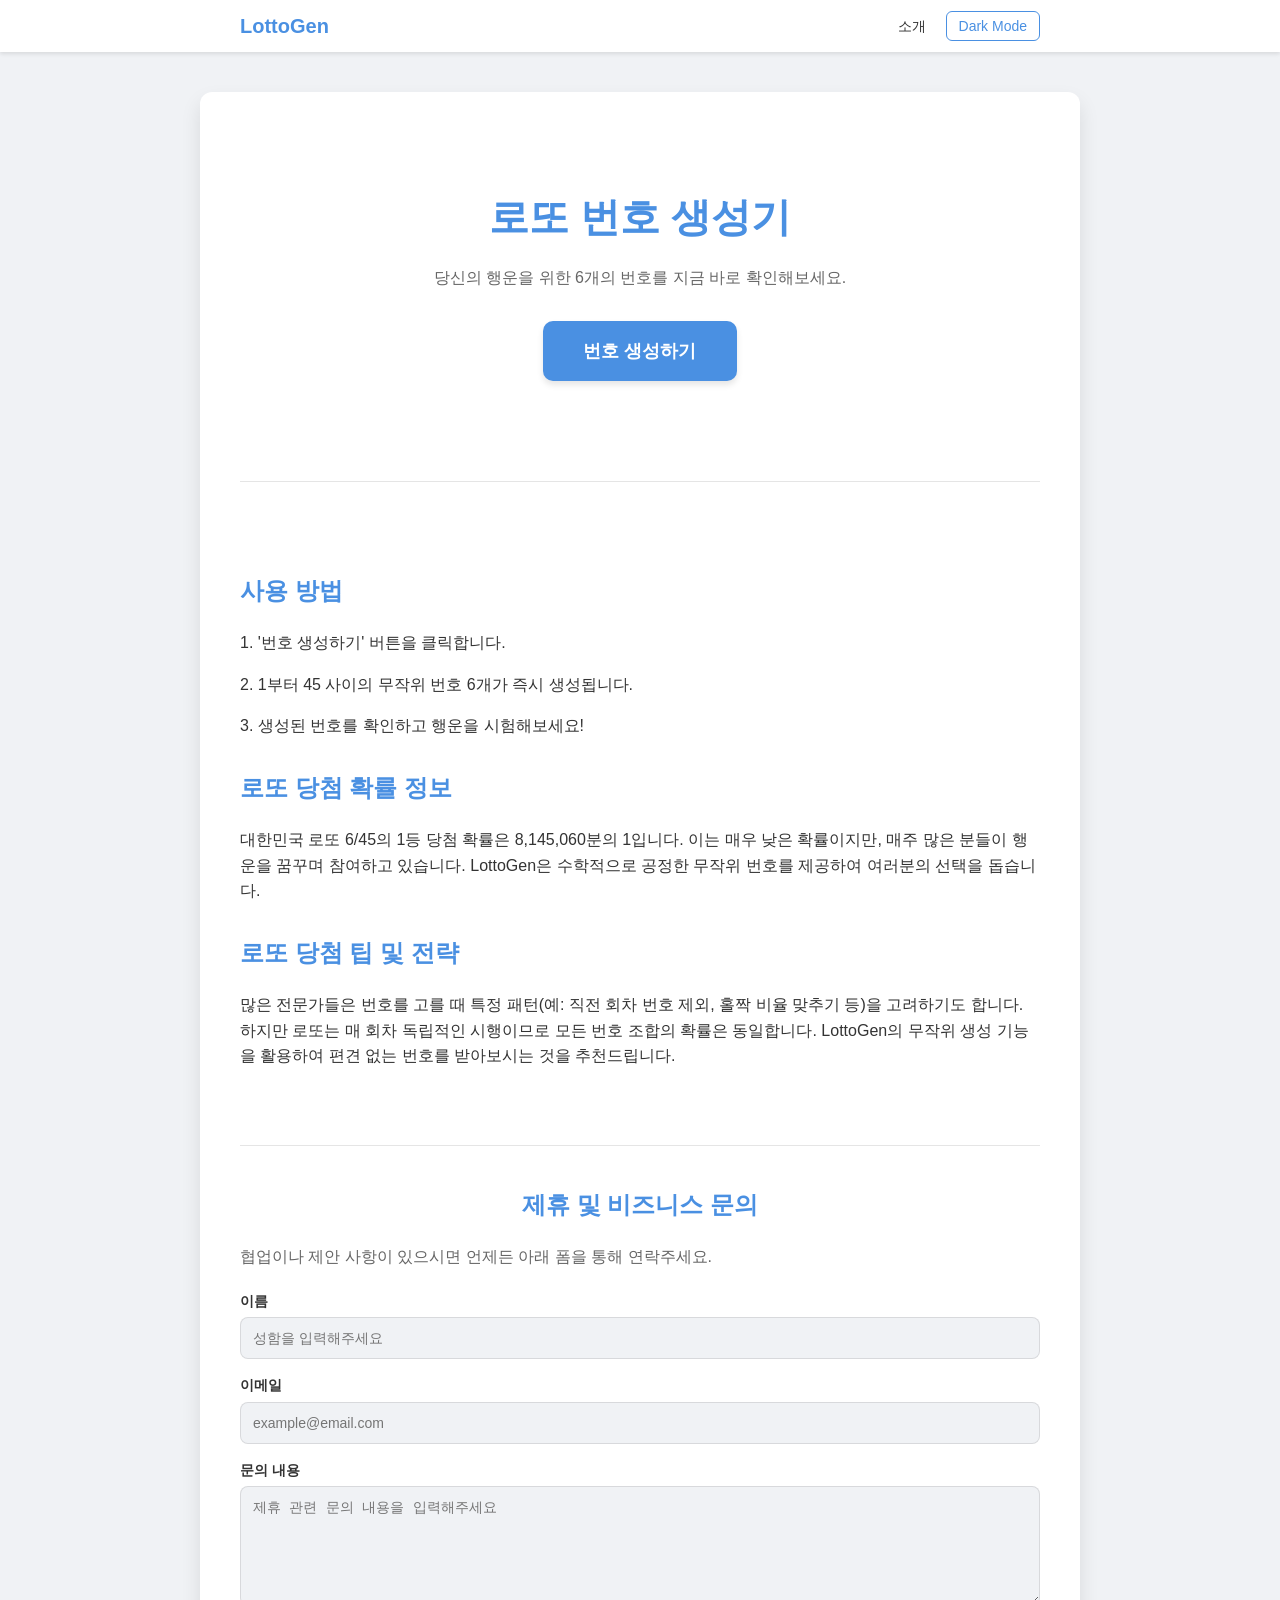
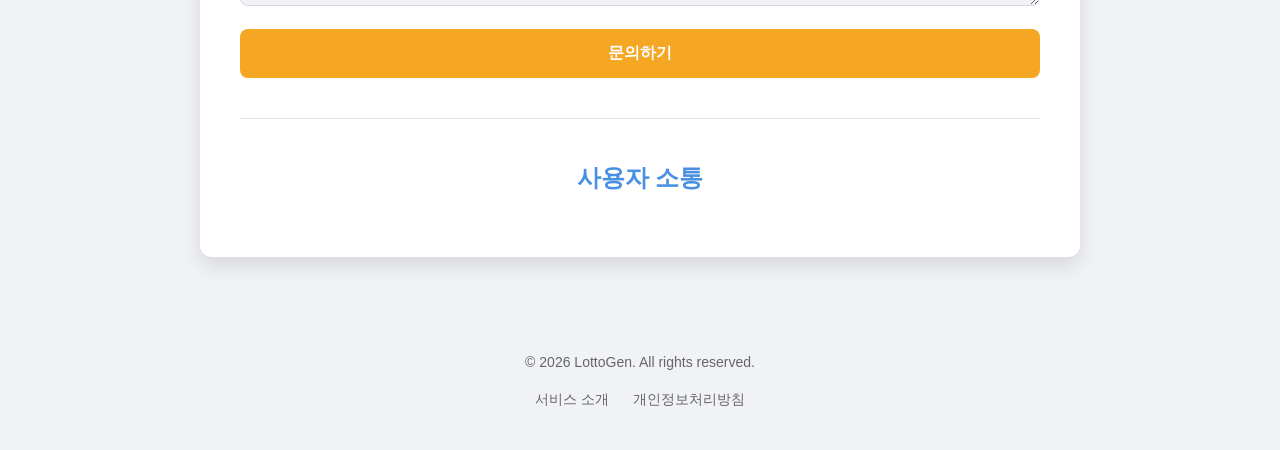
<file: index.html>
<!DOCTYPE html>
<html lang="ko">
<head>
    <!-- Google tag (gtag.js) -->
    <script async src="https://www.googletagmanager.com/gtag/js?id=G-7XRDJDGL06"></script>
    <script>
      window.dataLayer = window.dataLayer || [];
      function gtag(){dataLayer.push(arguments);}
      gtag('js', new Date());

      gtag('config', 'G-7XRDJDGL06');
    </script>
    <script type="text/javascript">
        (function(c,l,a,r,i,t,y){
            c[a]=c[a]||function(){(c[a].q=c[a].q||[]).push(arguments)};
            t=l.createElement(r);t.async=1;t.src="https://www.clarity.ms/tag/"+i;
            y=l.getElementsByTagName(r)[0];y.parentNode.insertBefore(t,y);
        })(window, document, "clarity", "script", "vy2ndiwbas");
    </script>
    <meta charset="UTF-8">
    <meta name="viewport" content="width=device-width, initial-scale=1.0">
    <title>로또 번호 생성기 - 빠르고 간편한 행운의 번호 추출</title>
    <meta name="description" content="무료 로또 번호 생성기입니다. 클릭 한 번으로 행운의 번호 6개를 생성하고 다크 모드로 편안하게 확인하세요. 제휴 문의 및 댓글 소통도 가능합니다.">
    <meta name="keywords" content="로또, 로또번호생성기, 행운의번호, 로또추첨, 무료로또">
    <meta name="google-adsense-account" content="ca-pub-3653768686885324">
    <script async src="https://pagead2.googlesyndication.com/pagead/js/adsbygoogle.js?client=ca-pub-3653768686885324"
     crossorigin="anonymous"></script>
    <link rel="stylesheet" href="style.css">
</head>
<body>
    <header class="main-header">
        <nav class="nav-container">
            <div class="logo"><a href="index.html" style="text-decoration: none; color: inherit;">LottoGen</a></div>
            <div class="nav-links">
                <a href="about.html" style="margin-right: 15px; text-decoration: none; color: var(--text-color); font-size: 14px;">소개</a>
                <button id="theme-toggle">Dark Mode</button>
            </div>
        </nav>
    </header>

    <main class="container">
        <section class="generator-section">
            <h1>로또 번호 생성기</h1>
            <p class="subtitle">당신의 행운을 위한 6개의 번호를 지금 바로 확인해보세요.</p>
            <button id="generate-btn">번호 생성하기</button>
            <div id="numbers-container"></div>
        </section>

        <hr class="divider">

        <section class="info-section">
            <h2>사용 방법</h2>
            <p>1. '번호 생성하기' 버튼을 클릭합니다.</p>
            <p>2. 1부터 45 사이의 무작위 번호 6개가 즉시 생성됩니다.</p>
            <p>3. 생성된 번호를 확인하고 행운을 시험해보세요!</p>
            
            <h2>로또 당첨 확률 정보</h2>
            <p>대한민국 로또 6/45의 1등 당첨 확률은 8,145,060분의 1입니다. 이는 매우 낮은 확률이지만, 매주 많은 분들이 행운을 꿈꾸며 참여하고 있습니다. LottoGen은 수학적으로 공정한 무작위 번호를 제공하여 여러분의 선택을 돕습니다.</p>
            
            <h2>로또 당첨 팁 및 전략</h2>
            <p>많은 전문가들은 번호를 고를 때 특정 패턴(예: 직전 회차 번호 제외, 홀짝 비율 맞추기 등)을 고려하기도 합니다. 하지만 로또는 매 회차 독립적인 시행이므로 모든 번호 조합의 확률은 동일합니다. LottoGen의 무작위 생성 기능을 활용하여 편견 없는 번호를 받아보시는 것을 추천드립니다.</p>
        </section>

        <hr class="divider">

        <section class="contact-section">
            <h2>제휴 및 비즈니스 문의</h2>
            <p class="section-desc">협업이나 제안 사항이 있으시면 언제든 아래 폼을 통해 연락주세요.</p>
            <form action="https://formspree.io/f/mdawldyn" method="POST" id="contact-form">
                <div class="form-group">
                    <label for="name">이름</label>
                    <input type="text" id="name" name="name" required placeholder="성함을 입력해주세요">
                </div>
                <div class="form-group">
                    <label for="email">이메일</label>
                    <input type="email" id="email" name="email" required placeholder="example@email.com">
                </div>
                <div class="form-group">
                    <label for="message">문의 내용</label>
                    <textarea id="message" name="message" required placeholder="제휴 관련 문의 내용을 입력해주세요"></textarea>
                </div>
                <button type="submit" id="submit-btn">문의하기</button>
            </form>
        </section>

        <hr class="divider">

        <section class="comments-section">
            <h2>사용자 소통</h2>
            <div id="disqus_thread"></div>
            <script>
                (function() {
                var d = document, s = d.createElement('script');
                s.src = 'https://bosal2.disqus.com/embed.js';
                s.setAttribute('data-timestamp', +new Date());
                (d.head || d.body).appendChild(s);
                })();
            </script>
            <noscript>Please enable JavaScript to view the <a href="https://disqus.com/?ref_noscript">comments powered by Disqus.</a></noscript>
        </section>
    </main>

    <footer class="main-footer">
        <div class="footer-content">
            <p>&copy; 2026 LottoGen. All rights reserved.</p>
            <nav class="footer-nav">
                <a href="about.html">서비스 소개</a>
                <a href="privacy.html">개인정보처리방침</a>
            </nav>
        </div>
    </footer>

    <script src="main.js"></script>
</body>
</html>
</file>
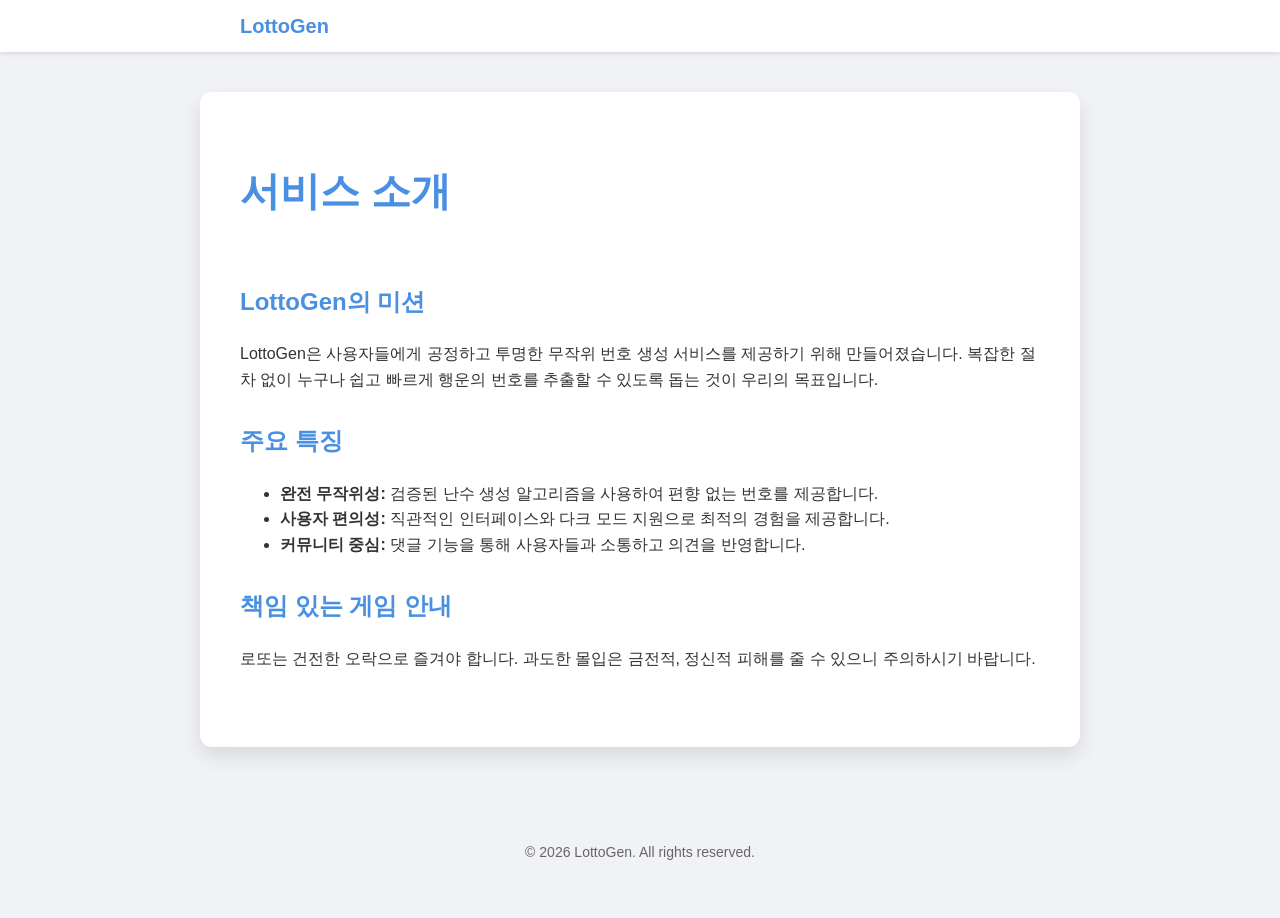
<file: about.html>
<!DOCTYPE html>
<html lang="ko">
<head>
    <!-- Google tag (gtag.js) -->
    <script async src="https://www.googletagmanager.com/gtag/js?id=G-7XRDJDGL06"></script>
    <script>
      window.dataLayer = window.dataLayer || [];
      function gtag(){dataLayer.push(arguments);}
      gtag('js', new Date());

      gtag('config', 'G-7XRDJDGL06');
    </script>
    <script type="text/javascript">
        (function(c,l,a,r,i,t,y){
            c[a]=c[a]||function(){(c[a].q=c[a].q||[]).push(arguments)};
            t=l.createElement(r);t.async=1;t.src="https://www.clarity.ms/tag/"+i;
            y=l.getElementsByTagName(r)[0];y.parentNode.insertBefore(t,y);
        })(window, document, "clarity", "script", "vy2ndiwbas");
    </script>
    <meta charset="UTF-8">
    <meta name="viewport" content="width=device-width, initial-scale=1.0">
    <title>서비스 소개 - LottoGen</title>
    <link rel="stylesheet" href="style.css">
</head>
<body>
    <header class="main-header">
        <nav class="nav-container">
            <div class="logo"><a href="index.html" style="text-decoration: none; color: inherit;">LottoGen</a></div>
        </nav>
    </header>

    <main class="container">
        <h1>서비스 소개</h1>
        <section class="info-section">
            <h2>LottoGen의 미션</h2>
            <p>LottoGen은 사용자들에게 공정하고 투명한 무작위 번호 생성 서비스를 제공하기 위해 만들어졌습니다. 복잡한 절차 없이 누구나 쉽고 빠르게 행운의 번호를 추출할 수 있도록 돕는 것이 우리의 목표입니다.</p>

            <h2>주요 특징</h2>
            <ul>
                <li><strong>완전 무작위성:</strong> 검증된 난수 생성 알고리즘을 사용하여 편향 없는 번호를 제공합니다.</li>
                <li><strong>사용자 편의성:</strong> 직관적인 인터페이스와 다크 모드 지원으로 최적의 경험을 제공합니다.</li>
                <li><strong>커뮤니티 중심:</strong> 댓글 기능을 통해 사용자들과 소통하고 의견을 반영합니다.</li>
            </ul>

            <h2>책임 있는 게임 안내</h2>
            <p>로또는 건전한 오락으로 즐겨야 합니다. 과도한 몰입은 금전적, 정신적 피해를 줄 수 있으니 주의하시기 바랍니다.</p>
        </section>
    </main>

    <footer class="main-footer">
        <p>&copy; 2026 LottoGen. All rights reserved.</p>
    </footer>
</body>
</html>
</file>
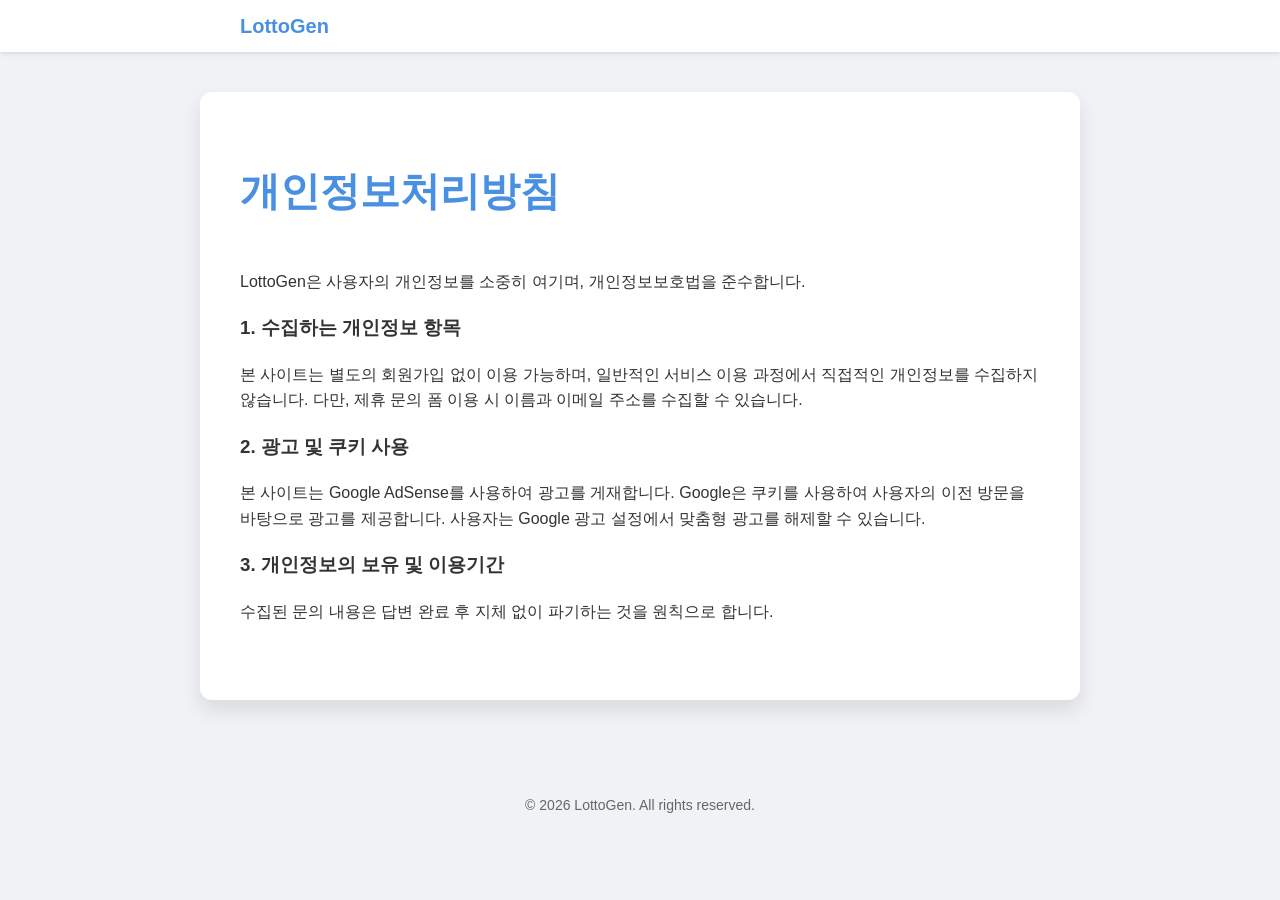
<file: privacy.html>
<!DOCTYPE html>
<html lang="ko">
<head>
    <!-- Google tag (gtag.js) -->
    <script async src="https://www.googletagmanager.com/gtag/js?id=G-7XRDJDGL06"></script>
    <script>
      window.dataLayer = window.dataLayer || [];
      function gtag(){dataLayer.push(arguments);}
      gtag('js', new Date());

      gtag('config', 'G-7XRDJDGL06');
    </script>
    <script type="text/javascript">
        (function(c,l,a,r,i,t,y){
            c[a]=c[a]||function(){(c[a].q=c[a].q||[]).push(arguments)};
            t=l.createElement(r);t.async=1;t.src="https://www.clarity.ms/tag/"+i;
            y=l.getElementsByTagName(r)[0];y.parentNode.insertBefore(t,y);
        })(window, document, "clarity", "script", "vy2ndiwbas");
    </script>
    <meta charset="UTF-8">
    <meta name="viewport" content="width=device-width, initial-scale=1.0">
    <title>개인정보처리방침 - LottoGen</title>
    <link rel="stylesheet" href="style.css">
</head>
<body>
    <header class="main-header">
        <nav class="nav-container">
            <div class="logo"><a href="index.html" style="text-decoration: none; color: inherit;">LottoGen</a></div>
        </nav>
    </header>

    <main class="container">
        <h1>개인정보처리방침</h1>
        <section class="info-section">
            <p>LottoGen은 사용자의 개인정보를 소중히 여기며, 개인정보보호법을 준수합니다.</p>
            
            <h3>1. 수집하는 개인정보 항목</h3>
            <p>본 사이트는 별도의 회원가입 없이 이용 가능하며, 일반적인 서비스 이용 과정에서 직접적인 개인정보를 수집하지 않습니다. 다만, 제휴 문의 폼 이용 시 이름과 이메일 주소를 수집할 수 있습니다.</p>

            <h3>2. 광고 및 쿠키 사용</h3>
            <p>본 사이트는 Google AdSense를 사용하여 광고를 게재합니다. Google은 쿠키를 사용하여 사용자의 이전 방문을 바탕으로 광고를 제공합니다. 사용자는 Google 광고 설정에서 맞춤형 광고를 해제할 수 있습니다.</p>

            <h3>3. 개인정보의 보유 및 이용기간</h3>
            <p>수집된 문의 내용은 답변 완료 후 지체 없이 파기하는 것을 원칙으로 합니다.</p>
        </section>
    </main>

    <footer class="main-footer">
        <p>&copy; 2026 LottoGen. All rights reserved.</p>
    </footer>
</body>
</html>
</file>
<file: style.css>
:root {
    --primary-color: #4a90e2;
    --secondary-color: #f5a623;
    --background-color: #f0f2f5;
    --container-bg: #fff;
    --text-color: #333;
    --text-secondary: #666;
    --white: #fff;
    --shadow-color: rgba(0, 0, 0, 0.1);
    --header-bg: #fff;
}

body.dark-mode {
    --background-color: #121212;
    --container-bg: #1e1e1e;
    --text-color: #e0e0e0;
    --text-secondary: #aaa;
    --shadow-color: rgba(0, 0, 0, 0.5);
    --primary-color: #64b5f6;
    --header-bg: #1e1e1e;
}

body {
    font-family: 'Pretendard', -apple-system, BlinkMacSystemFont, "Segoe UI", Roboto, Helvetica, Arial, sans-serif;
    background-color: var(--background-color);
    color: var(--text-color);
    margin: 0;
    padding: 0;
    transition: background-color 0.3s, color 0.3s;
    line-height: 1.6;
}

.main-header {
    background-color: var(--header-bg);
    box-shadow: 0 2px 4px var(--shadow-color);
    padding: 10px 20px;
    position: sticky;
    top: 0;
    z-index: 1000;
}

.nav-container {
    max-width: 800px;
    margin: 0 auto;
    display: flex;
    justify-content: space-between;
    align-items: center;
}

.logo {
    font-size: 20px;
    font-weight: bold;
    color: var(--primary-color);
}

.container {
    max-width: 800px;
    margin: 40px auto;
    background-color: var(--container-bg);
    padding: 40px;
    border-radius: 12px;
    box-shadow: 0 10px 20px var(--shadow-color);
    transition: background-color 0.3s, box-shadow 0.3s;
}

.generator-section {
    text-align: center;
    padding: 20px 0;
}

.subtitle {
    color: var(--text-secondary);
    margin-bottom: 30px;
}

.info-section {
    text-align: left;
    padding: 20px 0;
}

.info-section h2 {
    color: var(--primary-color);
    font-size: 1.5rem;
    margin-top: 30px;
}

.section-desc {
    color: var(--text-secondary);
    margin-bottom: 20px;
}

.divider {
    margin: 40px 0;
    border: 0;
    border-top: 1px solid var(--shadow-color);
}

.contact-section h2, .comments-section h2 {
    color: var(--primary-color);
    margin-bottom: 20px;
    text-align: center;
}

.form-group {
    text-align: left;
    margin-bottom: 15px;
}

.form-group label {
    display: block;
    margin-bottom: 5px;
    font-size: 14px;
    font-weight: 600;
}

.form-group input,
.form-group textarea {
    width: 100%;
    padding: 12px;
    border: 1px solid var(--shadow-color);
    border-radius: 8px;
    background-color: var(--background-color);
    color: var(--text-color);
    font-size: 14px;
    box-sizing: border-box;
}

.form-group textarea {
    height: 120px;
    resize: vertical;
}

#submit-btn {
    width: 100%;
    background-color: var(--secondary-color);
    color: var(--white);
    border: none;
    padding: 14px;
    font-size: 16px;
    font-weight: bold;
    border-radius: 8px;
    cursor: pointer;
    transition: transform 0.2s, opacity 0.3s;
}

#submit-btn:hover {
    opacity: 0.9;
    transform: translateY(-2px);
}

#theme-toggle {
    background: none;
    border: 1px solid var(--primary-color);
    color: var(--primary-color);
    padding: 6px 12px;
    border-radius: 6px;
    cursor: pointer;
    font-size: 14px;
    transition: all 0.3s;
}

#theme-toggle:hover {
    background-color: var(--primary-color);
    color: var(--white);
}

h1 {
    color: var(--primary-color);
    font-size: 2.5rem;
    margin-bottom: 10px;
}

#generate-btn {
    background-color: var(--primary-color);
    color: var(--white);
    border: none;
    padding: 18px 40px;
    font-size: 18px;
    font-weight: bold;
    border-radius: 10px;
    cursor: pointer;
    transition: all 0.3s ease;
    box-shadow: 0 4px 6px rgba(0, 0, 0, 0.1);
}

#generate-btn:hover {
    background-color: #357abd;
    transform: scale(1.05);
}

#numbers-container {
    margin-top: 40px;
    display: flex;
    justify-content: center;
    flex-wrap: wrap;
    gap: 15px;
}

.number {
    width: 60px;
    height: 60px;
    background-color: var(--secondary-color);
    color: var(--white);
    display: flex;
    justify-content: center;
    align-items: center;
    font-size: 28px;
    font-weight: bold;
    border-radius: 50%;
    box-shadow: 0 4px 8px rgba(0, 0, 0, 0.2);
    animation: popIn 0.3s ease-out forwards;
}

@keyframes popIn {
    0% { transform: scale(0); opacity: 0; }
    100% { transform: scale(1); opacity: 1; }
}

.main-footer {
    text-align: center;
    padding: 40px 20px;
    color: var(--text-secondary);
    font-size: 14px;
}

.footer-nav {
    margin-top: 10px;
}

.footer-nav a {
    color: var(--text-secondary);
    text-decoration: none;
    margin: 0 10px;
}

.footer-nav a:hover {
    text-decoration: underline;
}

@media (max-width: 600px) {
    .container {
        padding: 20px;
        margin: 20px 10px;
    }
    h1 { font-size: 2rem; }
    .number { width: 50px; height: 50px; font-size: 22px; }
}
</file>
